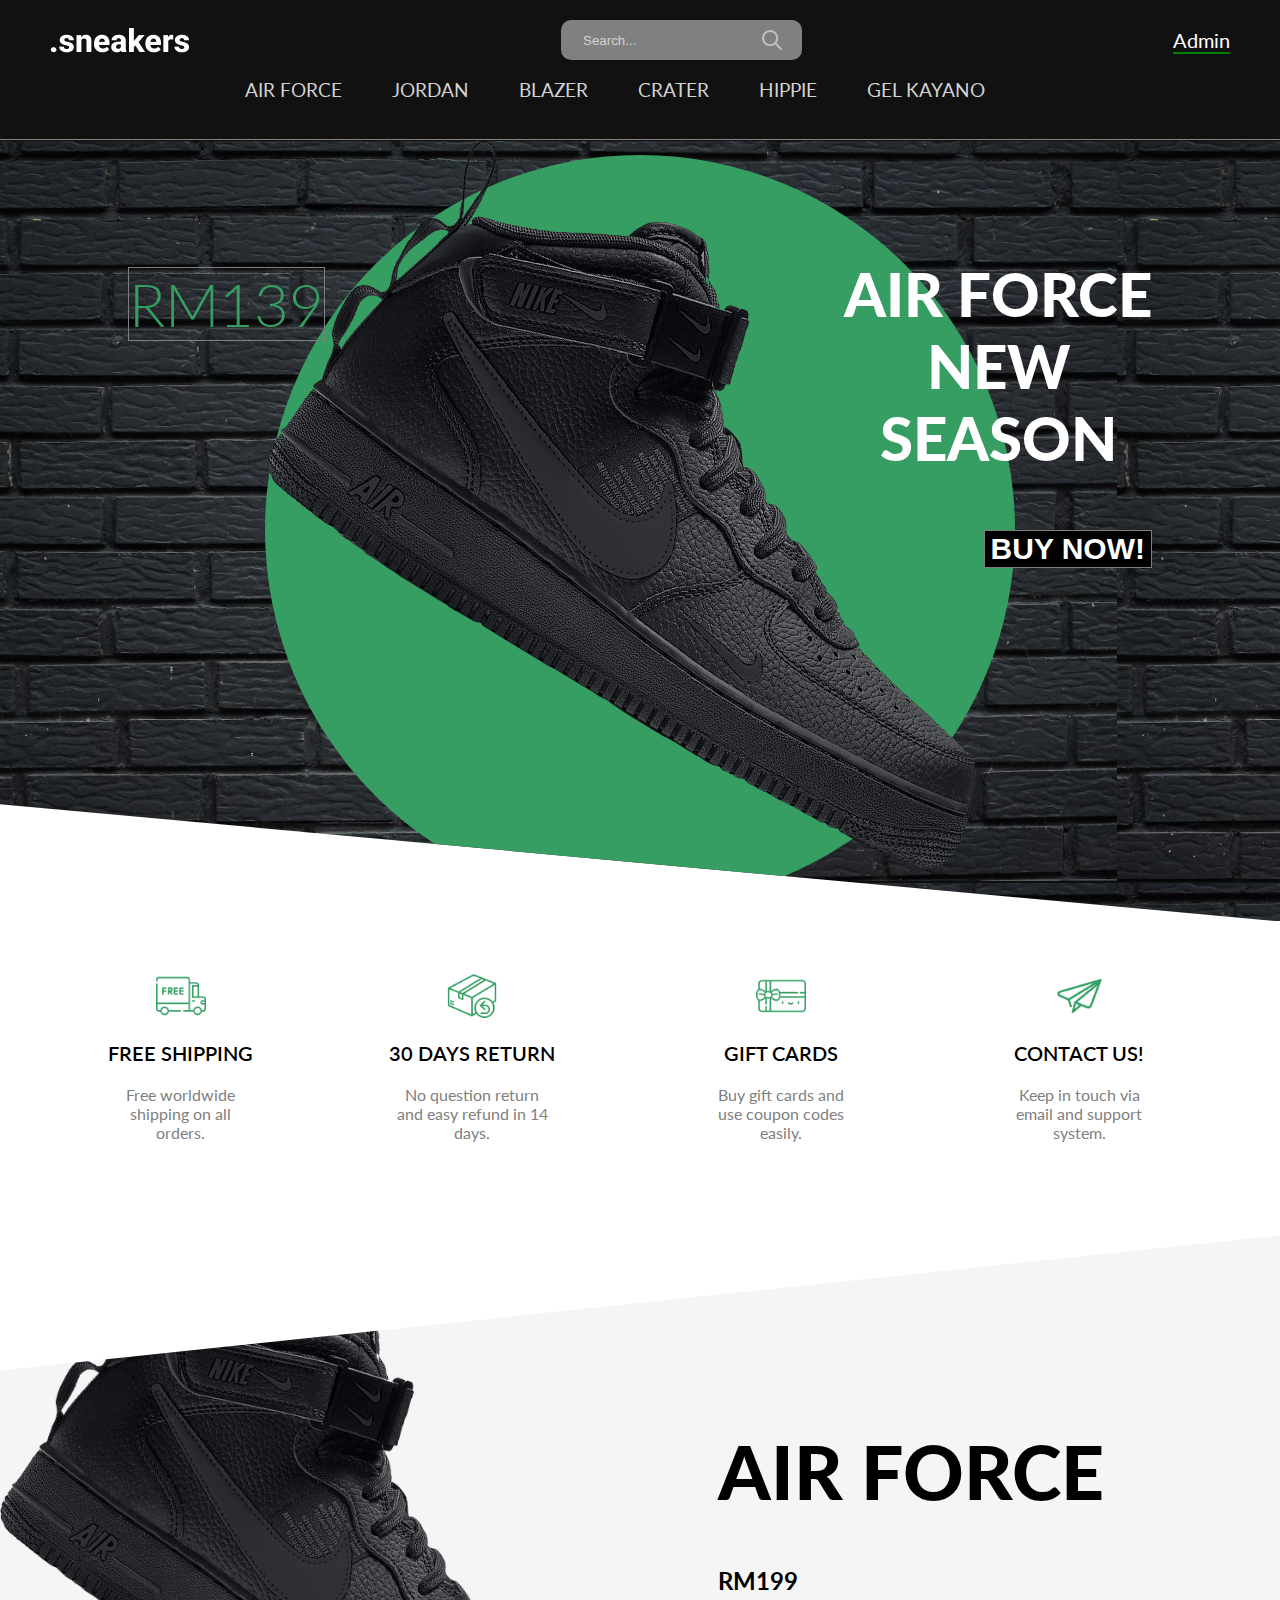
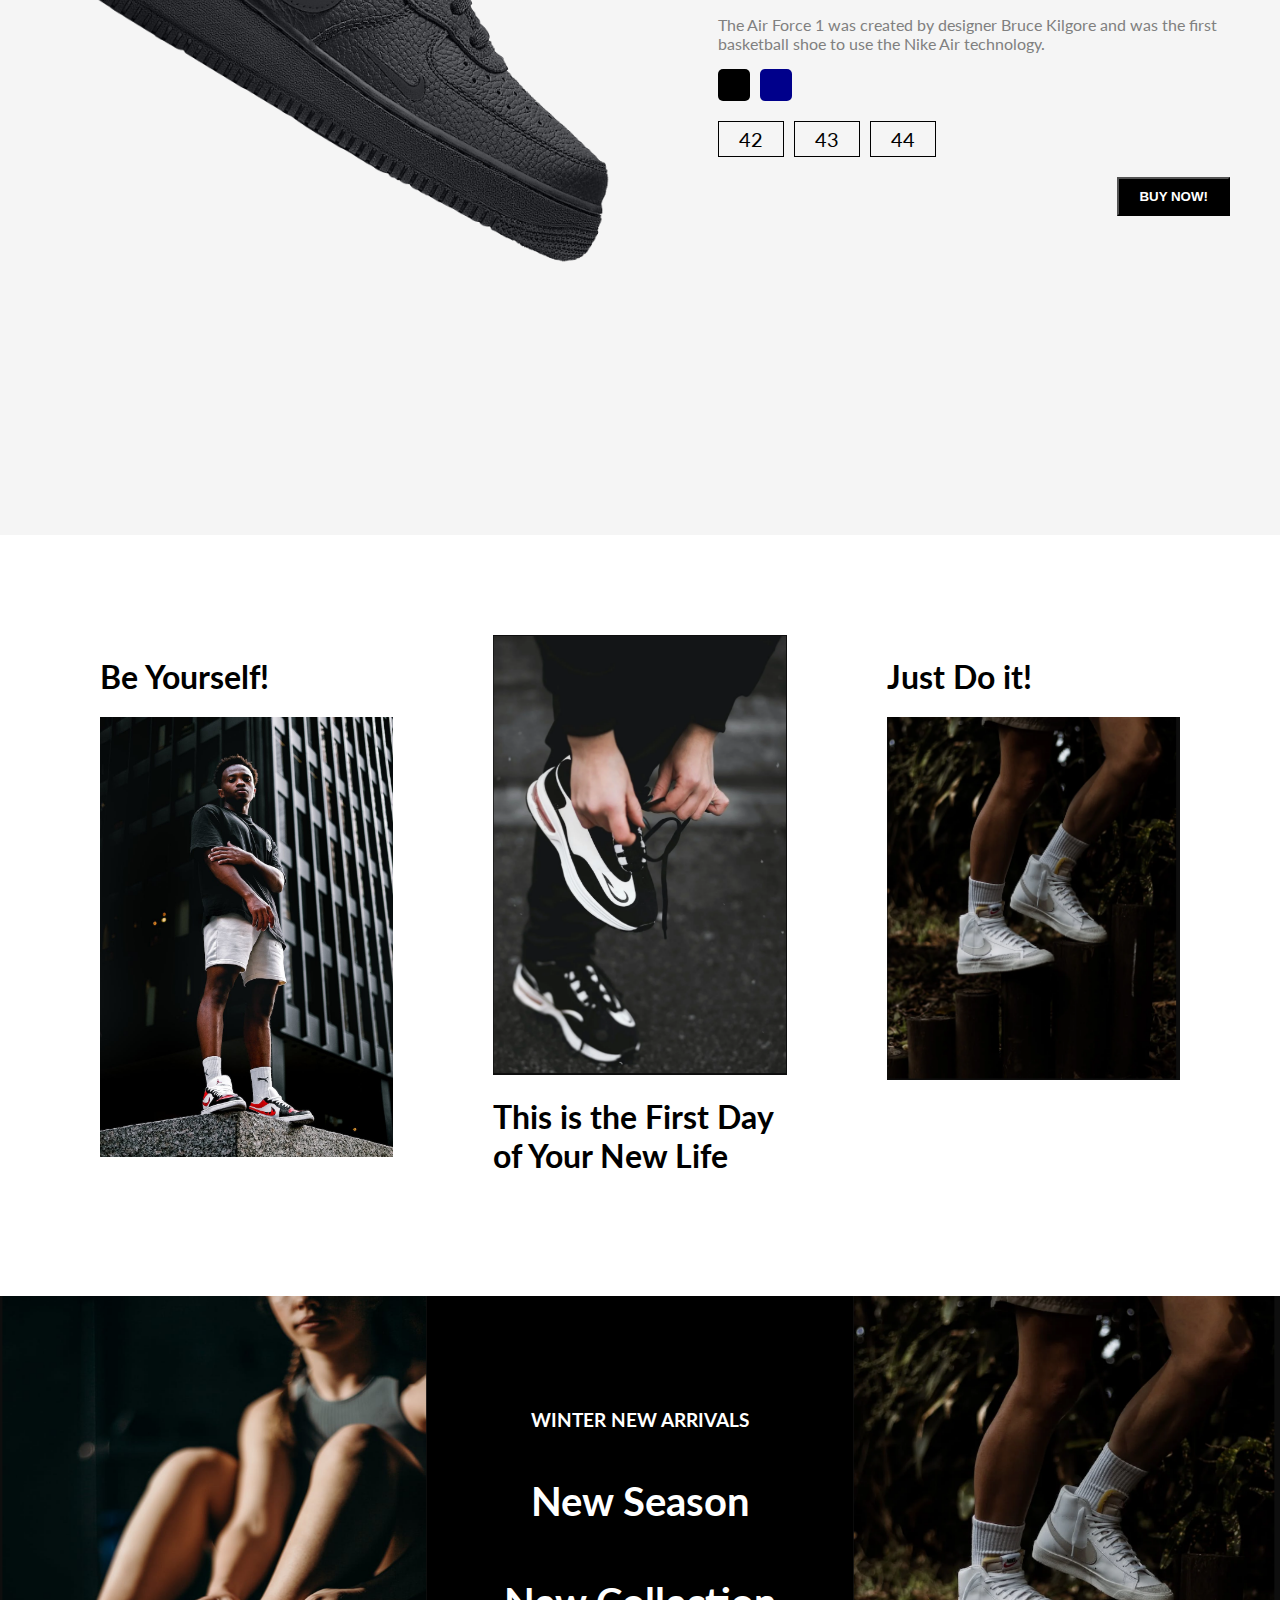
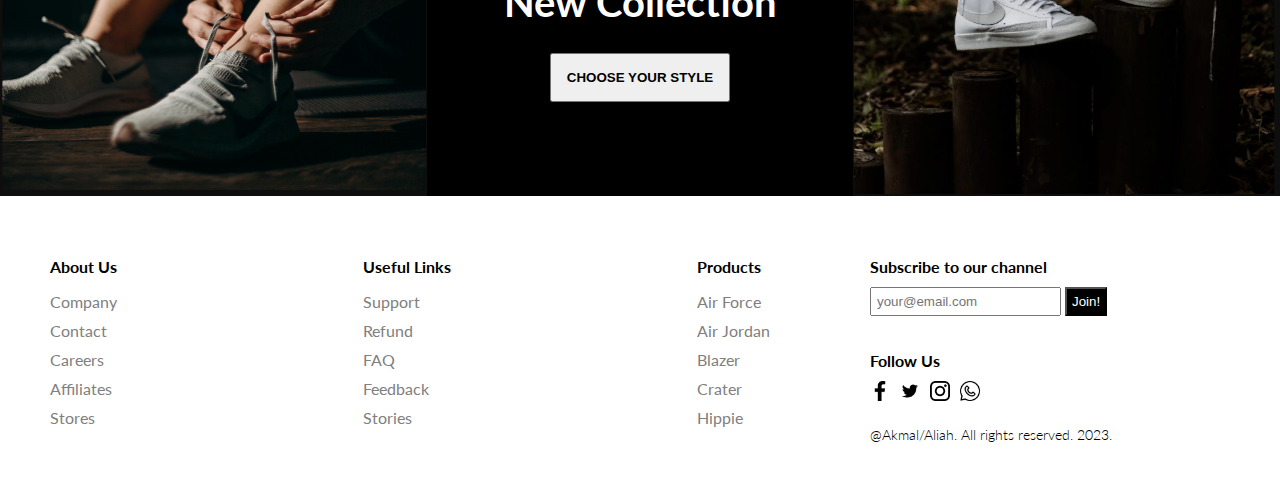
<file: SneakerStore/index.html>
<html lang="en">

<head>
    <meta charset="UTF-8">
    <meta http-equiv="X-UA-Compatible" content="IE=edge">
    <meta name="viewport" content="width=device-width, initial-scale=1.0">
    <link
        href="https://fonts.googleapis.com/css2?family=Lato:ital,wght@0,100;0,300;0,400;0,700;0,900;1,100;1,300;1,400;1,700;1,900&display=swap"
        rel="stylesheet">
    <link rel="stylesheet" href="style.css">
    <title>Nike Store</title>
</head>

<body>
    <nav id="nav">
        <div class="navTop">
            <div class="navItem">
                <img src="./img/Contact/sneakers.png" alt="">
            </div>
            <div class="navItem">
                <div class="search">
                    <input type="text" placeholder="Search..." class="searchInput">
                    <img src="./img/Contact/search.png" width="20" height="20" alt="" class="searchIcon">
                </div>
            </div>
            <div class="navItem">
                <span class="limitedOffer" onclick="location.href='admin.php';" style="cursor: pointer;">Admin</span>

            </div>
        </div>
        <div class="navBottom">
            <h3 class="menuItem">AIR FORCE</h3>
            <h3 class="menuItem">JORDAN</h3>
            <h3 class="menuItem">BLAZER</h3>
            <h3 class="menuItem">CRATER</h3>
            <h3 class="menuItem">HIPPIE</h3>
            <h3 class="menuItem">GEL KAYANO</h3>
        </div>
    </nav>
    <div class="slider">
        <div class="sliderWrapper">
            <div class="sliderItem">
                <img src="./img/Product/air.png" alt="" class="sliderImg">
                <div class="sliderBg"></div>
                <h1 class="sliderTitle">AIR FORCE</br> NEW</br> SEASON</h1>
                <h2 class="sliderPrice">RM139</h2>
                <a href="#product">
                    <button class="buyButton">BUY NOW!</button>
                </a>
            </div>
            <div class="sliderItem">
                <img src="./img/Product/jordan.png" alt="" class="sliderImg">
                <div class="sliderBg"></div>
                <h1 class="sliderTitle">AIR JORDAN</br> NEW</br> SEASON</h1>
                <h2 class="sliderPrice">RM160</h2>
                <a href="#product">
                    <button class="buyButton">BUY NOW!</button>
                </a>
            </div>
            <div class="sliderItem">
                <img src="./img/Product/blazer.png" alt="" class="sliderImg">
                <div class="sliderBg"></div>
                <h1 class="sliderTitle">BLAZER</br> NEW</br> SEASON</h1>
                <h2 class="sliderPrice">RM99</h2>
                <a href="#product">
                    <button class="buyButton">BUY NOW!</button>
                </a>
            </div>
            <div class="sliderItem">
                <img src="./img/Product/crater.png" alt="" class="sliderImg">
                <div class="sliderBg"></div>
                <h1 class="sliderTitle">CRATER</br> NEW</br> SEASON</h1>
                <h2 class="sliderPrice">RM109</h2>
                <a href="#product">
                    <button class="buyButton">BUY NOW!</button>
                </a>
            </div>
            <div class="sliderItem">
                <img src="./img/Product/hippie.png" alt="" class="sliderImg">
                <div class="sliderBg"></div>
                <h1 class="sliderTitle">HIPPIE</br> NEW</br> SEASON</h1>
                <h2 class="sliderPrice">RM70</h2>
                <a href="#product">
                    <button class="buyButton">BUY NOW!</button>
                </a>
            </div>
            <div class="sliderItem">
                <img src="./img/Product/GelKayano.png" alt="" class="sliderImg">
                <div class="sliderBg"></div>
                <h1 class="sliderTitle">GEL KAYANO</br> NEW</br> SEASON</h1>
                <h2 class="sliderPrice">RM100</h2>
                <a href="#product">
                    <button class="buyButton">BUY NOW!</button>
                </a>
            </div>
        </div>
    </div>
   
    <div class="features">
        <div class="feature">
            <img src="./img/Icon/shipping.png" alt="" class="featureIcon">
            <span class="featureTitle">FREE SHIPPING</span>
            <span class="featureDesc">Free worldwide shipping on all orders.</span>
        </div>
        <div class="feature">
            <img class="featureIcon" src="./img/Icon/return.png" alt="">
            <span class="featureTitle">30 DAYS RETURN</span>
            <span class="featureDesc">No question return and easy refund in 14 days.</span>
        </div>
        <div class="feature">
            <img class="featureIcon" src="./img/Icon/gift.png" alt="">
            <span class="featureTitle">GIFT CARDS</span>
            <span class="featureDesc">Buy gift cards and use coupon codes easily.</span>
        </div>
        <div class="feature">
            <img class="featureIcon" src="./img/Icon/contact.png" alt="">
            <span class="featureTitle">CONTACT US!</span>
            <span class="featureDesc">Keep in touch via email and support system.</span>
        </div>
    </div>
        <div class="product" id="product">
        <img src="./img/Product/air.png" alt="" class="productImg">
        <div class="productDetails">
            <h1 class="productTitle">AIR FORCE</h1>
            <h2 class="productPrice">RM199</h2>
            <p class="productDesc">The Air Force 1 was created by designer Bruce Kilgore and was the first basketball shoe to 
                use the Nike Air technology.</p>
            <div class="colors">
                <div class="color"></div>
                <div class="color"></div>
            </div>
            <div class="sizes">
                <div class="size">42</div>
                <div class="size">43</div>
                <div class="size">44</div>
            </div>
            <button class="productButton">BUY NOW!</button>
        </div>
            <div class="payment">
                <h1 class="payTitle">Personal Information</h1>
                <form action="data.php" method="POST">
                    <label>Name and Surname</label>
                    <input type="text" name="name" placeholder="John Doe" class="payInput">
                    <br>
                    <label>Phone Number</label>
                    <input type="text" name="phone" placeholder="+6012 345 6781" class="payInput" maxlength="13">
                    <br>
                    <label>Address</label>
                    <input type="text" name="address" placeholder="Elton St 21 22-145" class="payInput">
                    <br>
                    <h1 class="payTitle">Card Information</h1>
                    <div class="cardIcons">
                        <img src="./img/Contact/visa.png" width="40" alt="" class="cardIcon">
                        <img src="./img/Contact/master.png" alt="" width="40" class="cardIcon">
                    </div>
                    <input type="text" name="card_number" class="payInput" placeholder="Card Number" maxlength="16">
                    <div class="cardInfo">
                        <input type="text" name ="expiry_month" placeholder="mm" class="payInput sm" maxlength="2">
                        <input type="text" name ="expiry_year" placeholder="yyyy" class="payInput sm" maxlength="4">
                        <input type="text" name ="cvv" placeholder="cvv" class="payInput sm">
                    </div>
                    <button type="submit" class="payButton">Checkout!</button>
                    <span class="close">X</span>
                </form>
            </div>
        </div>
    <div class="gallery">
        <div class="galleryItem">
            <h1 class="galleryTitle">Be Yourself!</h1>
            <img src="./img/Gallery/image1.jpeg"
                alt="" class="galleryImg">
        </div>
        <div class="galleryItem">
            <img src="./img/Gallery/image2.png"
                alt="" class="galleryImg">
            <h1 class="galleryTitle">This is the First Day of Your New Life</h1>
        </div>
        <div class="galleryItem">
            <h1 class="galleryTitle">Just Do it!</h1>
            <img src="./img/Gallery/image3.png"
                alt="" class="galleryImg">
        </div>
    </div>
    <div class="newSeason">
        <div class="nsItem">
            <img src="./img/Gallery/image4.png"
                alt="" class="nsImg">
        </div>
            <div class="nsItem">
            <h3 class="nsTitleSm">WINTER NEW ARRIVALS</h3>
            <h1 class="nsTitle">New Season</h1>
            <h1 class="nsTitle">New Collection</h1>
            <a href="#nav">
                <button class="nsButton">CHOOSE YOUR STYLE</button>
            </a>
        </div>
        <div class="nsItem">
            <img src="./img/Gallery/image3.png"
                alt="" class="nsImg">
        </div>
    </div>
    <footer>
        <div class="footerLeft">
            <div class="footerMenu">
                <h1 class="fMenuTitle">About Us</h1>
                <ul class="fList">
                    <li class="fListItem">Company</li>
                    <li class="fListItem">Contact</li>
                    <li class="fListItem">Careers</li>
                    <li class="fListItem">Affiliates</li>
                    <li class="fListItem">Stores</li>
                </ul>
            </div>
            <div class="footerMenu">
                <h1 class="fMenuTitle">Useful Links</h1>
                <ul class="fList">
                    <li class="fListItem">Support</li>
                    <li class="fListItem">Refund</li>
                    <li class="fListItem">FAQ</li>
                    <li class="fListItem">Feedback</li>
                    <li class="fListItem">Stories</li>
                </ul>
            </div>
            <div class="footerMenu">
                <h1 class="fMenuTitle">Products</h1>
                <ul class="fList">
                    <li class="fListItem">Air Force</li>
                    <li class="fListItem">Air Jordan</li>
                    <li class="fListItem">Blazer</li>
                    <li class="fListItem">Crater</li>
                    <li class="fListItem">Hippie</li>
                </ul>
            </div>
        </div>
        <div class="footerRight">
            <div class="footerRightMenu">
                <h1 class="fMenuTitle">Subscribe to our channel</h1>
                <div class="fMail">
                    <input type="text" placeholder="your@email.com" class="fInput">
                    <button class="fButton">Join!</button>
                </div>
            </div>
            <div class="footerRightMenu">
                <h1 class="fMenuTitle">Follow Us</h1>
                <div class="fIcons">
                    <img src="./img/Contact/facebook.png"  alt="" class="fIcon">
                    <img src="./img/Contact/twitter.png" alt="" class="fIcon">
                    <img src="./img/Contact/instagram.png" alt="" class="fIcon">
                    <img src="./img/Contact/whatsapp.png" alt="" class="fIcon">
                </div>
            </div>
            <div class="footerRightMenu">
                <span class="copyright">@Akmal/Aliah. All rights reserved. 2023.</span>
            </div>
        </div>
    </footer>
    <script src="./app.js"></script>
</body>

</html>
</file>
<file: SneakerStore/style.css>
html {
    scroll-behavior: smooth;
  }
  
  body {
    font-family: "Lato", sans-serif;
    padding: 0;
    margin: 0;
  }
  
  nav {
    background-color: #111;
    color: white;
    padding: 20px 50px;
  }
  
  .navTop {
    display: flex;
    align-items: center;
    justify-content: space-between;
  }
  
  .search {
    display: flex;
    align-items: center;
    background-color: gray;
    padding: 10px 20px;
    border-radius: 10px;
  }
  
  .searchInput {
    border: none;
    background-color: transparent;
  }
  
  .searchInput::placeholder {
    color: lightgray;
  }
  
  .limitedOffer {
    font-size: 20px;
    border-bottom: 2px solid green;
    cursor: pointer;
  }
  
  .navBottom {
    display: flex;
    align-items: center;
    justify-content: center;
  }
  
  .menuItem {
    margin-right: 50px;
    cursor: pointer;
    color: lightgray;
    font-weight: 400;
  }
  
  .slider {
    background: url("./img/bgpic1.png");
    clip-path: polygon(0 0, 100% 0, 100% 100%, 0 85%);
    overflow: hidden;
  }
  
  .sliderWrapper {
    display: flex;
    width: 600vw;
    transition: all 1.5s ease-in-out;
  }
  
  .sliderItem {
    width: 100vw;
    display: flex;
    align-items: center;
    justify-content: center;
    position: relative;
  }
  
  .sliderBg {
    width: 750px;
    height: 750px;
    border-radius: 50%;
    position: absolute;
  }
  
  .sliderImg {
    z-index: 1;
  }
  
  .sliderTitle {
    position: absolute;
    top: 10%;
    right: 10%;
    font-size: 60px;
    font-weight: 900;
    text-align: center;
    color: white;
    z-index: 1;
  }
  
  .sliderPrice {
    position: absolute;
    top: 10%;
    left: 10%;
    font-size: 60px;
    font-weight: 300;
    text-align: center;
    color: white;
    border: 1px solid gray;
    z-index: 1;
  }
  
  .buyButton {
    position: absolute;
    top: 50%;
    right: 10%;
    font-size: 30px;
    font-weight: 900;
    color: white;
    border: 1px solid gray;
    background-color: black;
    z-index: 1;
    cursor: pointer;
  }
  
  .buyButton:hover {
    background-color: white;
    color: black;
  }
  
  .sliderItem:nth-child(1) .sliderBg {
    background-color: #369e62;
  }
  .sliderItem:nth-child(2) .sliderBg {
    background-color: rebeccapurple;
  }
  .sliderItem:nth-child(3) .sliderBg {
    background-color: teal;
  }
  .sliderItem:nth-child(4) .sliderBg {
    background-color: cornflowerblue;
  }
  .sliderItem:nth-child(5) .sliderBg {
    background-color: rgb(124, 115, 80);
  }
    .sliderItem:nth-child(6) .sliderBg {
    background-color: rgb(255, 255, 255);
  }
  
  .sliderItem:nth-child(1) .sliderPrice {
    color: #369e62;
  }
  .sliderItem:nth-child(2) .sliderPrice {
    color: white;
  }
  .sliderItem:nth-child(3) .sliderPrice {
    color: teal;
  }
  .sliderItem:nth-child(4) .sliderPrice {
    color: cornflowerblue;
  }
  .sliderItem:nth-child(5) .sliderPrice {
    color: cornsilk;
  }
  
  .features {
    display: flex;
    align-items: center;
    justify-content: space-between;
    padding: 50px;
  }
  
  .feature {
    display: flex;
    flex-direction: column;
    align-items: center;
    text-align: center;
  }
  
  .featureIcon {
    width: 50px;
    height: 50px;
  }
  
  .featureTitle {
    font-size: 20px;
    font-weight: 600;
    margin: 20px;
  }
  
  .featureDesc {
    color: gray;
    width: 50%;
    height: 100px;
  }
  
  .product {
    height: 100vh;
    background-color: whitesmoke;
    position: relative;
    clip-path: polygon(0 15%, 100% 0, 100% 100%, 0% 100%);
  }
  
  .payment {
    width: 500px;
    height: 500px;
    background-color: white;
    position: absolute;
    top: 0;
    bottom: 0;
    left: 0;
    right: 0;
    margin: auto;
    padding: 10px 50px;
    display: none;
    flex-direction: column;
    -webkit-box-shadow: 0px 0px 13px 2px rgba(0, 0, 0, 0.3);
    box-shadow: 0px 0px 13px 2px rgba(0, 0, 0, 0.3);
  }
  
  .payTitle {
    font-size: 20px;
    color: lightgray;
  }
  
  label {
    font-size: 14px;
    font-weight: 300;
  }
  
  .payInput {
    padding: 10px;
    margin: 10px 0px;
    border: none;
    border-bottom: 1px solid gray;
  }
  
  .payInput::placeholder {
    color: rgb(163, 163, 163);
  }
  
  .cardIcons {
    display: flex;
  }
  
  .cardIcon {
    margin-right: 10px;
  }
  
  .cardInfo {
    display: flex;
    justify-content: space-between;
  }
  
  .sm {
    width: 30%;
  }
  
  .payButton {
    position: absolute;
    height: 40px;
    bottom: -40;
    width: 100%;
    left: 0;
    -webkit-box-shadow: 0px 0px 13px 2px rgba(0, 0, 0, 0.3);
    box-shadow: 0px 0px 13px 2px rgba(0, 0, 0, 0.3);
    background-color: #369e62;
    color: white;
    border: none;
    cursor: pointer;
  }
  
  .close {
    width: 20px;
    height: 20px;
    position: absolute;
    background-color: gray;
    color: white;
    top: 10px;
    right: 10px;
    display: flex;
    align-items: center;
    justify-content: center;
    cursor: pointer;
    padding: 2px;
  }
  
  .productImg {
    width: 50%;
  }
  
  .productDetails {
    position: absolute;
    top: 10%;
    right: 0;
    width: 40%;
    padding: 50px;
  }
  
  .productTitle {
    font-size: 75px;
    font-weight: 900;
  }
  
  .productDesc {
    font-style: 24px;
    color: gray;
  }
  
  .colors,
  .sizes {
    display: flex;
    margin-bottom: 20px;
  }
  
  .color {
    width: 32px;
    height: 32px;
    border-radius: 5px;
    background-color: black;
    margin-right: 10px;
    cursor: pointer;
  }
  
  .color:last-child {
    background-color: darkblue;
  }
  
  .size {
    padding: 5px 20px;
    border: 1px solid black;
    margin-right: 10px;
    cursor: pointer;
    font-size: 20px;
  }
  
  .productButton {
    float: right;
    padding: 10px 20px;
    background-color: black;
    color: white;
    font-weight: 600;
    cursor: pointer;
  }
  
  .productButton:hover {
    background-color: white;
    color: black;
  }
  
  .gallery {
    padding: 50px;
    display: flex;
  }
  
  .galleryItem {
    flex: 1;
    padding: 50px;
  }
  
  .galleryImg {
    width: 100%;
  }
  
  .newSeason {
    display: flex;
  }
  
  .nsItem {
    flex: 1;
    background-color: black;
    color: white;
    display: flex;
    flex-direction: column;
    align-items: center;
    justify-content: center;
    text-align: center;
  }
  
  .nsImg {
    width: 100%;
    height: 500px;
  }
  
  .nsTitle {
    font-size: 40px;
  }
  
  .nsButton {
    padding: 15px;
    font-weight: 600;
    cursor: pointer;
  }
  
  footer {
    display: flex;
  }
  
  .footerLeft {
    flex: 2;
    display: flex;
    justify-content: space-between;
    padding: 50px;
  }
  
  .fMenuTitle {
    font-size: 16px;
  }
  
  .fList {
    padding: 0;
    list-style: none;
  }
  
  .fListItem {
    margin-bottom: 10px;
    color: gray;
    cursor: pointer;
  }
  
  .footerRight {
    flex: 1;
    padding: 50px;
    display: flex;
    flex-direction: column;
    justify-content: space-between;
  }
  
  .fInput {
    padding: 5px;
  }
  
  .fButton {
    padding: 5px;
    background-color: black;
    color: white;
  }
  
  .fIcons{
    display: flex;
  }
  
  .fIcon{
    width: 20px;
    height: 20px;
    margin-right: 10px;
  }
  
  .copyright{
    font-weight: 300;
    font-size: 14px;
  }
  
  @media screen and (max-width:480px) {
    nav{
      padding: 20px;
    }
  
    .search{
      display: none;
    }
  
    .navBottom{
      flex-wrap: wrap;
    }
  
    .menuItem{
      margin: 20px;
      font-weight: 700;
      font-size: 20px;
    }
  
    .slider{
      clip-path: none;
    }
  
    .sliderImg{
      width: 90%;
    }
  
    .sliderBg{
      width: 100%;
      height: 100%;
    }
  
    .sliderTitle{
      display: none;
    }
  
    .sliderPrice{
      top: unset;
      bottom: -50;
      left: 0;
      background-color: lightgrey;
    }
  
    .buyButton{
      right: 0;
      top: 0;
    }
  
    .features{
      flex-direction: column;
    }
  
    .product{
      clip-path: none ;
      display: flex;
      flex-direction: column;
      align-items: center;
    }
  
    .productImg{
      width: 80%;
    }
  
    .productDetails{
      width: 100%;
      padding: 0;
      display: flex;
      flex-direction: column;
      align-items: center;
      text-align: center;
      position: relative;
      top: 0;
    }
  
    .productTitle{
      font-size: 50px;
      margin: 0;
    }
  
    .gallery{
      display: none;
    }
  
    .newSeason{
      flex-direction: column;
    }
  
    .nsItem:nth-child(2){
      padding: 50px;
    }
  
    footer{
      flex-direction: column;
      align-items: center;
    }
  
    .footerLeft{
      padding: 20px;
      width: 90%;
    }
  
    .footerRight{
      padding: 20px;
      width: 90%;
      align-items: center;
      background-color: whitesmoke;
    }
  
    .payment{
      width: 90%;
      padding: 20px;
    }
  }
</file>
